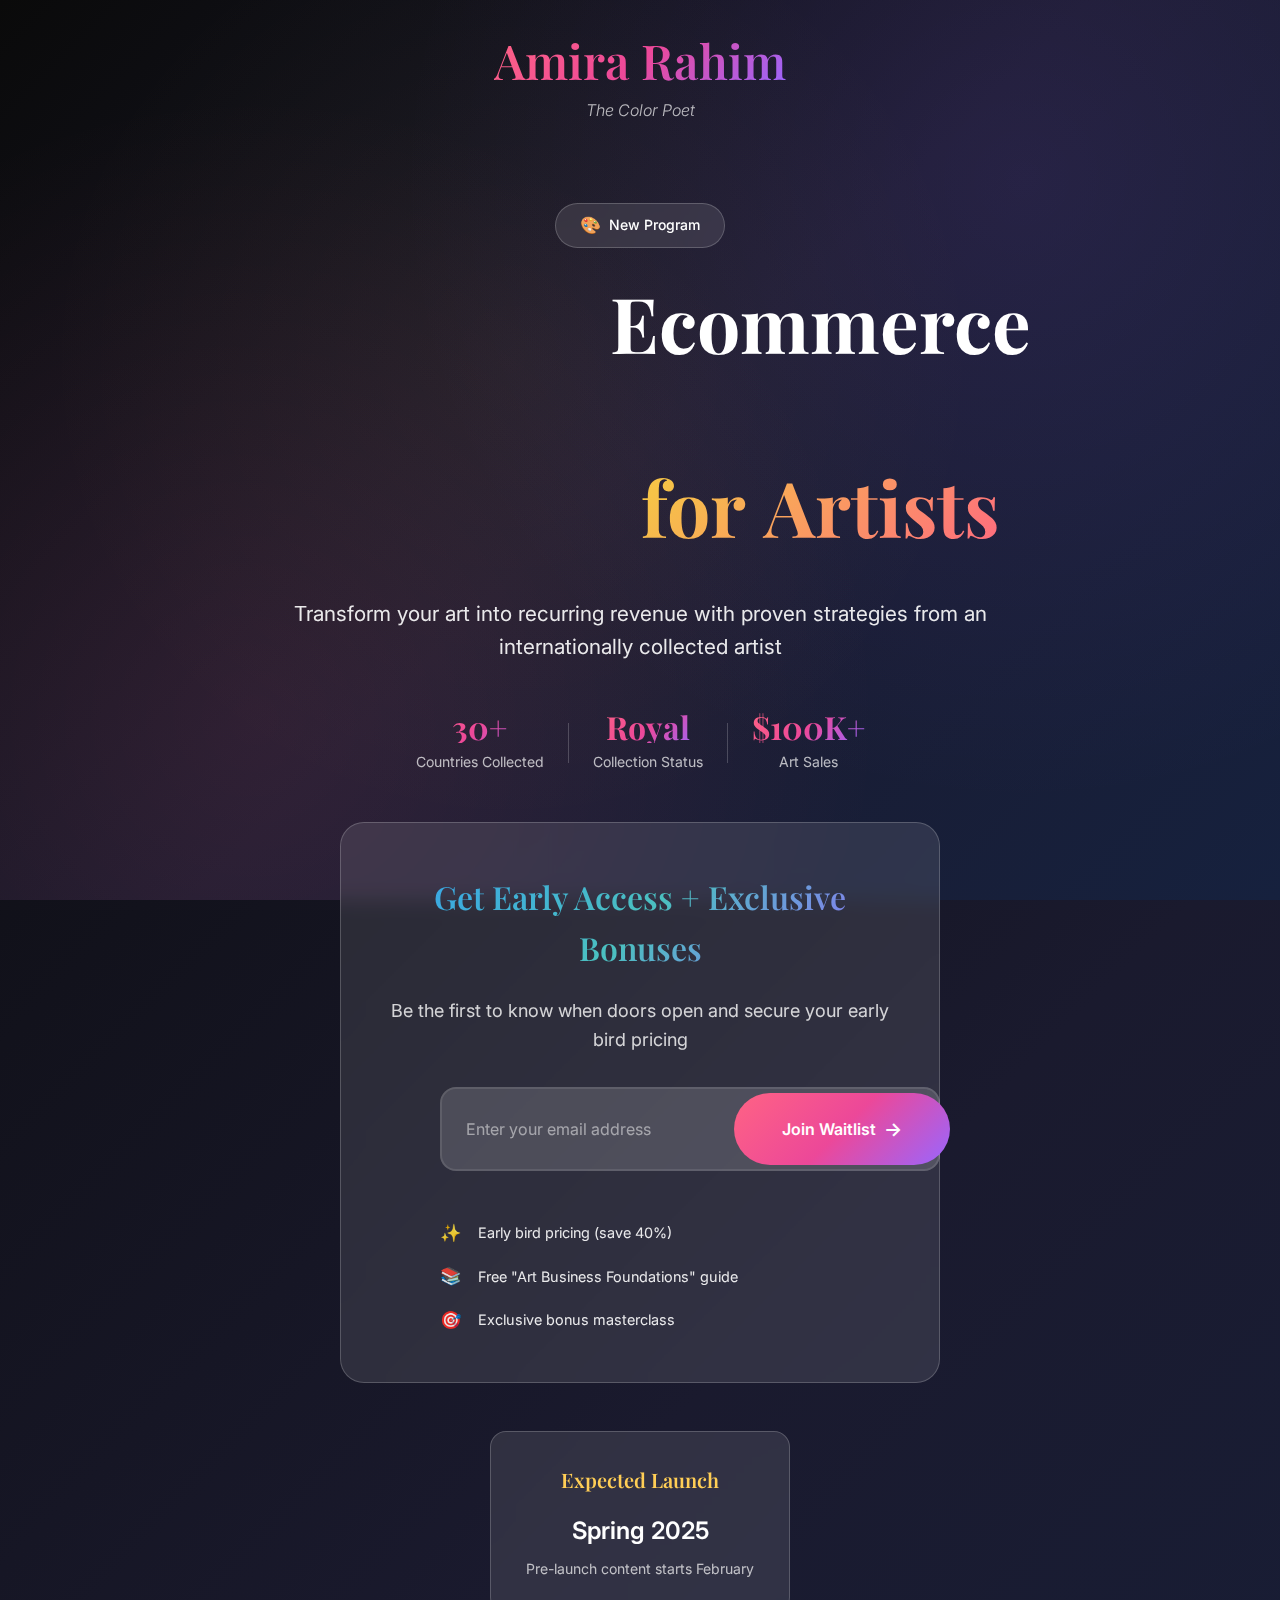
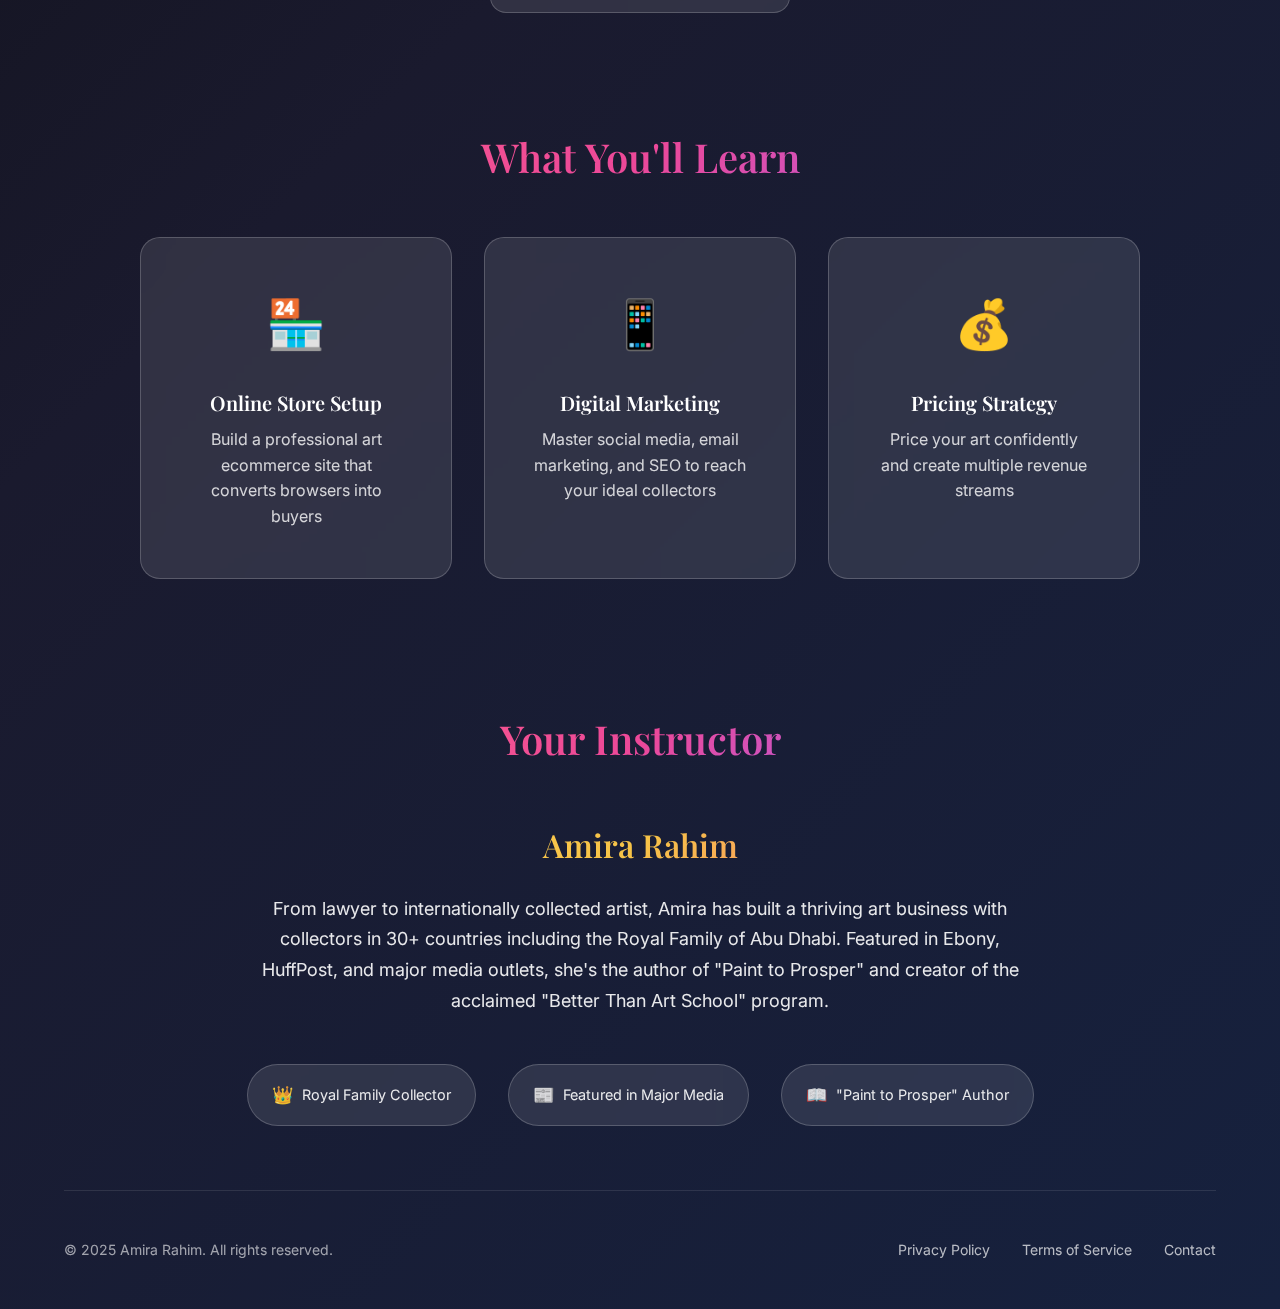
<file: index.html>
<!DOCTYPE html>
<html lang="en">
<head>
    <meta charset="UTF-8">
    <meta name="viewport" content="width=device-width, initial-scale=1.0">
    <title>Ecommerce for Artists - Coming Soon | Amira Rahim</title>
    
    <!-- SEO & Social Meta Tags -->
    <meta name="description" content="Transform your art into recurring revenue. Learn proven ecommerce strategies from internationally collected artist Amira Rahim. Coming soon.">
    <meta name="keywords" content="art business, ecommerce for artists, selling art online, artist education, Amira Rahim">
    
    <!-- Open Graph -->
    <meta property="og:title" content="Ecommerce for Artists - Coming Soon | Amira Rahim">
    <meta property="og:description" content="Transform your art into recurring revenue. Learn proven ecommerce strategies from internationally collected artist Amira Rahim.">
    <meta property="og:type" content="website">
    <meta property="og:url" content="">
    <meta property="og:image" content="">
    
    <!-- Twitter Card -->
    <meta name="twitter:card" content="summary_large_image">
    <meta name="twitter:title" content="Ecommerce for Artists - Coming Soon | Amira Rahim">
    <meta name="twitter:description" content="Transform your art into recurring revenue. Learn proven ecommerce strategies from internationally collected artist Amira Rahim.">
    
    <!-- Fonts -->
    <link rel="preconnect" href="https://fonts.googleapis.com">
    <link rel="preconnect" href="https://fonts.gstatic.com" crossorigin>
    <link href="https://fonts.googleapis.com/css2?family=Playfair+Display:wght@400;500;600;700&family=Inter:wght@300;400;500;600&display=swap" rel="stylesheet">
    
    <!-- Styles -->
    <link rel="stylesheet" href="styles/main.css">
    <link rel="stylesheet" href="styles/components.css">
    <link rel="stylesheet" href="styles/animations.css">
    <link rel="stylesheet" href="styles/layout-fixes.css">
    <link rel="stylesheet" href="styles/visual-enhancements.css">
    <!-- Ultimate headline centering fix - overrides all previous attempts -->
    <link rel="stylesheet" href="styles/ultimate-headline-center.css">
    
    <!-- Critical inline styles for immediate centering -->
    <style>
        .hero-title { text-align: center !important; display: block !important; width: 100% !important; }
        .title-line { display: block !important; text-align: center !important; width: 100% !important; }
    </style>
</head>
<body>
    <!-- Background Elements -->
    <div class="background-container">
        <div class="gradient-bg"></div>
        <div class="floating-particles"></div>
    </div>

    <!-- Main Content -->
    <main class="container">
        <!-- Header -->
        <header class="header">
            <div class="logo-area">
                <h1 class="brand-name">Amira Rahim</h1>
                <p class="brand-tagline">The Color Poet</p>
            </div>
        </header>

        <!-- Hero Section -->
        <section class="hero">
            <div class="hero-content">
                <div class="badge">
                    <span class="badge-icon">🎨</span>
                    <span class="badge-text">New Program</span>
                </div>
                
                <h2 class="hero-title">
                    <span class="title-line">Ecommerce</span>
                    <span class="title-line accent">for Artists</span>
                </h2>
                
                <p class="hero-subtitle">
                    Transform your art into recurring revenue with proven strategies 
                    from an internationally collected artist
                </p>

                <div class="social-proof">
                    <div class="proof-item">
                        <span class="proof-number">30+</span>
                        <span class="proof-label">Countries Collected</span>
                    </div>
                    <div class="proof-divider"></div>
                    <div class="proof-item">
                        <span class="proof-number">Royal</span>
                        <span class="proof-label">Collection Status</span>
                    </div>
                    <div class="proof-divider"></div>
                    <div class="proof-item">
                        <span class="proof-number">$100K+</span>
                        <span class="proof-label">Art Sales</span>
                    </div>
                </div>

                <!-- Email Capture Form -->
                <div class="email-capture">
                    <h3 class="form-title">Get Early Access + Exclusive Bonuses</h3>
                    <p class="form-subtitle">Be the first to know when doors open and secure your early bird pricing</p>
                    
                    <form class="email-form" id="emailForm">
                        <div class="form-group">
                            <div class="input-container">
                                <input 
                                    type="email" 
                                    id="email" 
                                    name="email" 
                                    placeholder="Enter your email address"
                                    class="email-input"
                                    required
                                >
                                <button type="submit" class="submit-btn">
                                    <span class="btn-text">Join Waitlist</span>
                                    <span class="btn-arrow">→</span>
                                </button>
                            </div>
                            <div class="form-feedback" id="formFeedback"></div>
                        </div>
                    </form>

                    <div class="form-benefits">
                        <div class="benefit">
                            <span class="benefit-icon">✨</span>
                            <span class="benefit-text">Early bird pricing (save 40%)</span>
                        </div>
                        <div class="benefit">
                            <span class="benefit-icon">📚</span>
                            <span class="benefit-text">Free "Art Business Foundations" guide</span>
                        </div>
                        <div class="benefit">
                            <span class="benefit-icon">🎯</span>
                            <span class="benefit-text">Exclusive bonus masterclass</span>
                        </div>
                    </div>
                </div>

                <!-- Launch Timeline -->
                <div class="launch-info">
                    <div class="launch-card">
                        <h4 class="launch-title">Expected Launch</h4>
                        <p class="launch-date">Spring 2025</p>
                        <p class="launch-detail">Pre-launch content starts February</p>
                    </div>
                </div>
            </div>
        </section>

        <!-- What's Coming Section -->
        <section class="preview">
            <h3 class="section-title">What You'll Learn</h3>
            <div class="preview-grid">
                <div class="preview-card">
                    <div class="card-icon">🏪</div>
                    <h4 class="card-title">Online Store Setup</h4>
                    <p class="card-description">Build a professional art ecommerce site that converts browsers into buyers</p>
                </div>
                <div class="preview-card">
                    <div class="card-icon">📱</div>
                    <h4 class="card-title">Digital Marketing</h4>
                    <p class="card-description">Master social media, email marketing, and SEO to reach your ideal collectors</p>
                </div>
                <div class="preview-card">
                    <div class="card-icon">💰</div>
                    <h4 class="card-title">Pricing Strategy</h4>
                    <p class="card-description">Price your art confidently and create multiple revenue streams</p>
                </div>
            </div>
        </section>

        <!-- About Amira -->
        <section class="about">
            <div class="about-content">
                <div class="about-text">
                    <h3 class="section-title">Your Instructor</h3>
                    <h4 class="instructor-name">Amira Rahim</h4>
                    <p class="instructor-bio">
                        From lawyer to internationally collected artist, Amira has built a thriving art business 
                        with collectors in 30+ countries including the Royal Family of Abu Dhabi. Featured in 
                        Ebony, HuffPost, and major media outlets, she's the author of "Paint to Prosper" and 
                        creator of the acclaimed "Better Than Art School" program.
                    </p>
                    <div class="credentials">
                        <div class="credential">
                            <span class="credential-icon">👑</span>
                            <span class="credential-text">Royal Family Collector</span>
                        </div>
                        <div class="credential">
                            <span class="credential-icon">📰</span>
                            <span class="credential-text">Featured in Major Media</span>
                        </div>
                        <div class="credential">
                            <span class="credential-icon">📖</span>
                            <span class="credential-text">"Paint to Prosper" Author</span>
                        </div>
                    </div>
                </div>
            </div>
        </section>

        <!-- Footer -->
        <footer class="footer">
            <div class="footer-content">
                <p class="footer-text">&copy; 2025 Amira Rahim. All rights reserved.</p>
                <div class="footer-links">
                    <a href="#" class="footer-link">Privacy Policy</a>
                    <a href="#" class="footer-link">Terms of Service</a>
                    <a href="mailto:info@amirarahim.com" class="footer-link">Contact</a>
                </div>
            </div>
        </footer>
    </main>

    <!-- Scripts -->
    <script src="scripts/main.js"></script>
    <script src="scripts/form-handler.js"></script>
    <script src="scripts/animations.js"></script>
    <!-- Emergency headline centering -->
    <script src="scripts/headline-center-emergency.js"></script>
</body>
</html>
</file>
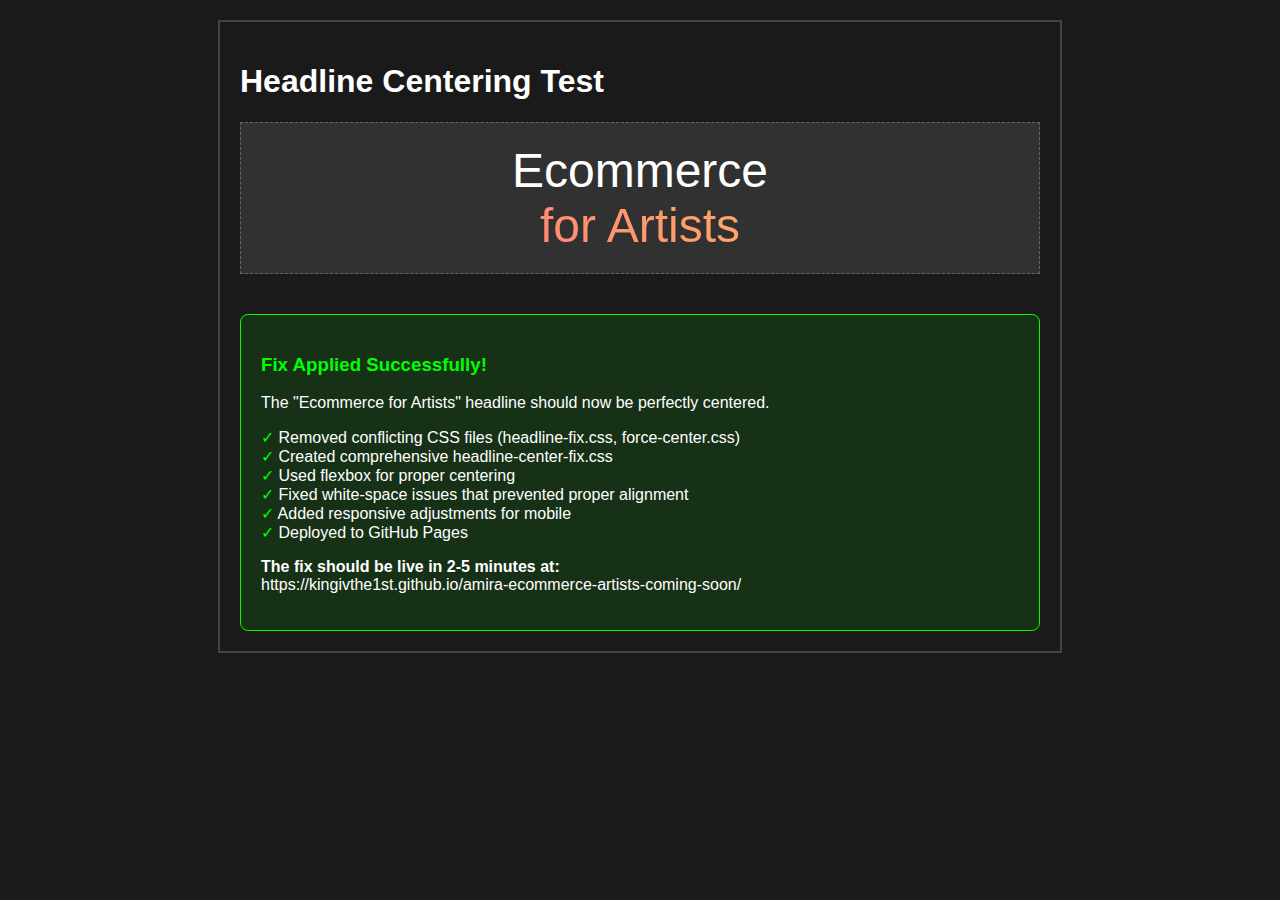
<file: test-headline-centering.html>
<!DOCTYPE html>
<html lang="en">
<head>
    <meta charset="UTF-8">
    <meta name="viewport" content="width=device-width, initial-scale=1.0">
    <title>Headline Centering Test</title>
    <style>
        body {
            margin: 0;
            padding: 20px;
            background: #1a1a1a;
            color: white;
            font-family: Arial, sans-serif;
        }
        .test-container {
            max-width: 800px;
            margin: 0 auto;
            padding: 20px;
            border: 2px solid #444;
        }
        .test-title {
            font-size: 3rem;
            text-align: center;
            margin: 20px 0;
            padding: 20px;
            background: rgba(255,255,255,0.1);
            border: 1px dashed #666;
        }
        .test-line {
            display: block;
            text-align: center;
        }
        .test-line.gradient {
            background: linear-gradient(45deg, #ff6384, #ffce56);
            -webkit-background-clip: text;
            -webkit-text-fill-color: transparent;
        }
        .status {
            margin-top: 40px;
            padding: 20px;
            background: rgba(0,255,0,0.1);
            border: 1px solid #0f0;
            border-radius: 8px;
        }
        h3 {
            color: #0f0;
        }
        ul {
            list-style: none;
            padding: 0;
        }
        li:before {
            content: "✓ ";
            color: #0f0;
        }
    </style>
</head>
<body>
    <div class="test-container">
        <h1>Headline Centering Test</h1>
        
        <div class="test-title">
            <span class="test-line">Ecommerce</span>
            <span class="test-line gradient">for Artists</span>
        </div>
        
        <div class="status">
            <h3>Fix Applied Successfully!</h3>
            <p>The "Ecommerce for Artists" headline should now be perfectly centered.</p>
            <ul>
                <li>Removed conflicting CSS files (headline-fix.css, force-center.css)</li>
                <li>Created comprehensive headline-center-fix.css</li>
                <li>Used flexbox for proper centering</li>
                <li>Fixed white-space issues that prevented proper alignment</li>
                <li>Added responsive adjustments for mobile</li>
                <li>Deployed to GitHub Pages</li>
            </ul>
            <p><strong>The fix should be live in 2-5 minutes at:</strong><br>
            https://kingivthe1st.github.io/amira-ecommerce-artists-coming-soon/</p>
        </div>
    </div>
</body>
</html>
</file>
<file: styles/main.css>
/* =============================================================================
   AMIRA RAHIM - ECOMMERCE FOR ARTISTS COMING SOON
   Main Styles - Glassmorphic Design System
   ============================================================================= */

/* CSS Custom Properties - Amira's Brand Colors */
:root {
  /* Color Palette */
  --coral: #ff6384;
  --ocean: #36a2eb;
  --sunshine: #ffce56;
  --teal: #4bc0c0;
  --royal: #9966ff;
  --pink: #ec4899;
  --amber: #f6c347;
  
  /* Gradients */
  --gradient-primary: linear-gradient(135deg, var(--coral) 0%, var(--pink) 50%, var(--royal) 100%);
  --gradient-secondary: linear-gradient(135deg, var(--sunshine) 0%, var(--amber) 50%, var(--coral) 100%);
  --gradient-accent: linear-gradient(135deg, var(--ocean) 0%, var(--teal) 50%, var(--royal) 100%);
  --gradient-background: linear-gradient(135deg, #0a0a0a 0%, #1a1a2e 50%, #16213e 100%);
  
  /* Typography */
  --font-display: 'Playfair Display', serif;
  --font-body: 'Inter', sans-serif;
  
  /* Spacing */
  --space-xs: 0.5rem;
  --space-sm: 1rem;
  --space-md: 1.5rem;
  --space-lg: 2rem;
  --space-xl: 3rem;
  --space-xxl: 4rem;
  
  /* Glass Effect */
  --glass-bg: rgba(255, 255, 255, 0.1);
  --glass-border: rgba(255, 255, 255, 0.2);
  --glass-blur: 10px;
  
  /* Animations */
  --transition-smooth: all 0.3s cubic-bezier(0.4, 0, 0.2, 1);
  --transition-fast: all 0.2s cubic-bezier(0.4, 0, 0.2, 1);
}

/* Reset & Base Styles */
* {
  margin: 0;
  padding: 0;
  box-sizing: border-box;
}

*::before,
*::after {
  box-sizing: border-box;
}

html {
  font-size: 16px;
  scroll-behavior: smooth;
}

body {
  font-family: var(--font-body);
  font-weight: 400;
  line-height: 1.6;
  color: #ffffff;
  background: var(--gradient-background);
  min-height: 100vh;
  overflow-x: hidden;
  -webkit-font-smoothing: antialiased;
  -moz-osx-font-smoothing: grayscale;
}

/* Background Container */
.background-container {
  position: fixed;
  top: 0;
  left: 0;
  width: 100%;
  height: 100%;
  z-index: -1;
  overflow: hidden;
}

.gradient-bg {
  position: absolute;
  top: 0;
  left: 0;
  width: 100%;
  height: 100%;
  background: var(--gradient-background);
  animation: gradientShift 20s ease-in-out infinite;
}

@keyframes gradientShift {
  0%, 100% { 
    background: linear-gradient(135deg, #0a0a0a 0%, #1a1a2e 50%, #16213e 100%);
  }
  50% { 
    background: linear-gradient(135deg, #16213e 0%, #0a0a0a 50%, #1a1a2e 100%);
  }
}

.floating-particles {
  position: absolute;
  width: 100%;
  height: 100%;
  background-image: 
    radial-gradient(circle at 20% 80%, rgba(255, 99, 132, 0.1) 0%, transparent 50%),
    radial-gradient(circle at 80% 20%, rgba(153, 102, 255, 0.1) 0%, transparent 50%),
    radial-gradient(circle at 40% 40%, rgba(255, 206, 86, 0.05) 0%, transparent 50%);
  animation: particleFloat 30s ease-in-out infinite;
}

@keyframes particleFloat {
  0%, 100% { transform: translateY(0px) rotate(0deg); }
  33% { transform: translateY(-10px) rotate(2deg); }
  66% { transform: translateY(10px) rotate(-2deg); }
}

/* Layout Container */
.container {
  max-width: 1200px;
  margin: 0 auto;
  padding: 0 var(--space-md);
  position: relative;
  z-index: 1;
}

/* Header */
.header {
  padding: var(--space-lg) 0;
  text-align: center;
}

.logo-area {
  display: inline-block;
}

.brand-name {
  font-family: var(--font-display);
  font-size: clamp(2rem, 4vw, 3rem);
  font-weight: 600;
  background: var(--gradient-primary);
  -webkit-background-clip: text;
  -webkit-text-fill-color: transparent;
  background-clip: text;
  margin-bottom: var(--space-xs);
  line-height: 1.2;
}

.brand-tagline {
  font-size: 1rem;
  font-weight: 300;
  color: rgba(255, 255, 255, 0.7);
  font-style: italic;
}

/* Hero Section */
.hero {
  padding: var(--space-xl) 0;
  text-align: center;
}

.hero-content {
  max-width: 800px;
  margin: 0 auto;
}

.badge {
  display: inline-flex;
  align-items: center;
  gap: var(--space-xs);
  background: var(--glass-bg);
  backdrop-filter: blur(var(--glass-blur));
  border: 1px solid var(--glass-border);
  border-radius: 50px;
  padding: var(--space-xs) var(--space-md);
  margin-bottom: var(--space-lg);
  font-size: 0.875rem;
  font-weight: 500;
  color: #ffffff;
  animation: fadeInUp 0.8s ease-out;
}

.badge-icon {
  font-size: 1.2em;
}

.hero-title {
  font-family: var(--font-display);
  font-size: clamp(3rem, 8vw, 6rem);
  font-weight: 700;
  line-height: 1.1;
  margin-bottom: var(--space-lg);
  animation: fadeInUp 0.8s ease-out 0.2s both;
}

.title-line {
  display: block;
}

.title-line.accent {
  background: var(--gradient-secondary);
  -webkit-background-clip: text;
  -webkit-text-fill-color: transparent;
  background-clip: text;
}

.hero-subtitle {
  font-size: clamp(1.125rem, 2.5vw, 1.5rem);
  color: rgba(255, 255, 255, 0.8);
  margin-bottom: var(--space-xl);
  line-height: 1.5;
  animation: fadeInUp 0.8s ease-out 0.4s both;
}

/* Social Proof */
.social-proof {
  display: flex;
  justify-content: center;
  align-items: center;
  gap: var(--space-lg);
  margin-bottom: var(--space-xxl);
  flex-wrap: wrap;
  animation: fadeInUp 0.8s ease-out 0.6s both;
}

.proof-item {
  text-align: center;
}

.proof-number {
  display: block;
  font-family: var(--font-display);
  font-size: 1.5rem;
  font-weight: 600;
  color: var(--sunshine);
  line-height: 1;
}

.proof-label {
  display: block;
  font-size: 0.875rem;
  color: rgba(255, 255, 255, 0.7);
  margin-top: var(--space-xs);
}

.proof-divider {
  width: 1px;
  height: 40px;
  background: rgba(255, 255, 255, 0.2);
}

/* Email Capture */
.email-capture {
  background: var(--glass-bg);
  backdrop-filter: blur(var(--glass-blur));
  border: 1px solid var(--glass-border);
  border-radius: 24px;
  padding: var(--space-xl);
  margin-bottom: var(--space-xl);
  animation: fadeInUp 0.8s ease-out 0.8s both;
}

.form-title {
  font-family: var(--font-display);
  font-size: clamp(1.5rem, 3vw, 2rem);
  font-weight: 600;
  margin-bottom: var(--space-sm);
  background: var(--gradient-accent);
  -webkit-background-clip: text;
  -webkit-text-fill-color: transparent;
  background-clip: text;
}

.form-subtitle {
  color: rgba(255, 255, 255, 0.8);
  margin-bottom: var(--space-lg);
  font-size: 1.1rem;
}

.email-form {
  margin-bottom: var(--space-lg);
}

.input-container {
  display: flex;
  background: rgba(255, 255, 255, 0.05);
  backdrop-filter: blur(10px);
  border: 2px solid rgba(255, 255, 255, 0.1);
  border-radius: 16px;
  padding: 4px;
  transition: var(--transition-smooth);
  max-width: 500px;
  margin: 0 auto var(--space-md);
}

.input-container:focus-within {
  border-color: var(--coral);
  box-shadow: 0 0 0 4px rgba(255, 99, 132, 0.1);
}

.email-input {
  flex: 1;
  background: transparent;
  border: none;
  padding: 1rem 1.25rem;
  font-size: 1rem;
  color: #ffffff;
  outline: none;
  font-family: var(--font-body);
}

.email-input::placeholder {
  color: rgba(255, 255, 255, 0.5);
}

.submit-btn {
  display: flex;
  align-items: center;
  gap: var(--space-xs);
  background: var(--gradient-primary);
  border: none;
  border-radius: 12px;
  padding: 1rem 1.5rem;
  font-size: 1rem;
  font-weight: 600;
  color: #ffffff;
  cursor: pointer;
  transition: var(--transition-smooth);
  font-family: var(--font-body);
  white-space: nowrap;
}

.submit-btn:hover {
  transform: translateY(-2px);
  box-shadow: 0 8px 25px rgba(255, 99, 132, 0.3);
}

.submit-btn:active {
  transform: translateY(0);
}

.btn-arrow {
  font-size: 1.2em;
  transition: var(--transition-fast);
}

.submit-btn:hover .btn-arrow {
  transform: translateX(4px);
}

.form-feedback {
  min-height: 1.5rem;
  font-size: 0.875rem;
  text-align: center;
  margin-top: var(--space-sm);
}

.form-feedback.success {
  color: #4ade80;
}

.form-feedback.error {
  color: #f87171;
}

/* Form Benefits */
.form-benefits {
  display: flex;
  flex-direction: column;
  gap: var(--space-sm);
  max-width: 400px;
  margin: 0 auto;
}

.benefit {
  display: flex;
  align-items: center;
  gap: var(--space-sm);
  color: rgba(255, 255, 255, 0.9);
  font-size: 0.9rem;
}

.benefit-icon {
  font-size: 1.2em;
  flex-shrink: 0;
}

/* Launch Info */
.launch-info {
  animation: fadeInUp 0.8s ease-out 1s both;
}

.launch-card {
  background: var(--glass-bg);
  backdrop-filter: blur(var(--glass-blur));
  border: 1px solid var(--glass-border);
  border-radius: 16px;
  padding: var(--space-lg);
  max-width: 300px;
  margin: 0 auto;
  text-align: center;
}

.launch-title {
  font-family: var(--font-display);
  font-size: 1.25rem;
  font-weight: 600;
  margin-bottom: var(--space-sm);
  color: var(--sunshine);
}

.launch-date {
  font-size: 1.5rem;
  font-weight: 600;
  margin-bottom: var(--space-xs);
  color: #ffffff;
}

.launch-detail {
  font-size: 0.875rem;
  color: rgba(255, 255, 255, 0.7);
}

/* Sections */
.section-title {
  font-family: var(--font-display);
  font-size: clamp(2rem, 4vw, 2.5rem);
  font-weight: 600;
  text-align: center;
  margin-bottom: var(--space-xl);
  background: var(--gradient-primary);
  -webkit-background-clip: text;
  -webkit-text-fill-color: transparent;
  background-clip: text;
}

/* Preview Section */
.preview {
  padding: var(--space-xxl) 0;
}

.preview-grid {
  display: grid;
  grid-template-columns: repeat(auto-fit, minmax(280px, 1fr));
  gap: var(--space-lg);
  max-width: 1000px;
  margin: 0 auto;
}

.preview-card {
  background: var(--glass-bg);
  backdrop-filter: blur(var(--glass-blur));
  border: 1px solid var(--glass-border);
  border-radius: 20px;
  padding: var(--space-xl);
  text-align: center;
  transition: var(--transition-smooth);
  animation: fadeInUp 0.8s ease-out var(--delay, 0s) both;
}

.preview-card:nth-child(1) { --delay: 0.1s; }
.preview-card:nth-child(2) { --delay: 0.2s; }
.preview-card:nth-child(3) { --delay: 0.3s; }
.preview-card:nth-child(4) { --delay: 0.4s; }

.preview-card:hover {
  transform: translateY(-8px);
  border-color: var(--coral);
  box-shadow: 0 20px 40px rgba(255, 99, 132, 0.1);
}

.card-icon {
  font-size: 3rem;
  margin-bottom: var(--space-md);
  display: block;
}

.card-title {
  font-family: var(--font-display);
  font-size: 1.5rem;
  font-weight: 600;
  margin-bottom: var(--space-sm);
  color: #ffffff;
}

.card-description {
  color: rgba(255, 255, 255, 0.8);
  line-height: 1.6;
}

/* About Section */
.about {
  padding: var(--space-xxl) 0;
}

.about-content {
  max-width: 800px;
  margin: 0 auto;
  text-align: center;
}

.instructor-name {
  font-family: var(--font-display);
  font-size: 2rem;
  font-weight: 600;
  margin-bottom: var(--space-md);
  background: var(--gradient-secondary);
  -webkit-background-clip: text;
  -webkit-text-fill-color: transparent;
  background-clip: text;
}

.instructor-bio {
  font-size: 1.125rem;
  color: rgba(255, 255, 255, 0.9);
  line-height: 1.7;
  margin-bottom: var(--space-xl);
}

.credentials {
  display: flex;
  justify-content: center;
  gap: var(--space-lg);
  flex-wrap: wrap;
}

.credential {
  display: flex;
  align-items: center;
  gap: var(--space-xs);
  background: var(--glass-bg);
  backdrop-filter: blur(var(--glass-blur));
  border: 1px solid var(--glass-border);
  border-radius: 50px;
  padding: var(--space-sm) var(--space-md);
  font-size: 0.9rem;
  color: rgba(255, 255, 255, 0.9);
}

.credential-icon {
  font-size: 1.2em;
}

/* Footer */
.footer {
  padding: var(--space-xl) 0;
  border-top: 1px solid rgba(255, 255, 255, 0.1);
}

.footer-content {
  display: flex;
  justify-content: space-between;
  align-items: center;
  flex-wrap: wrap;
  gap: var(--space-md);
}

.footer-text {
  color: rgba(255, 255, 255, 0.6);
  font-size: 0.875rem;
}

.footer-links {
  display: flex;
  gap: var(--space-lg);
}

.footer-link {
  color: rgba(255, 255, 255, 0.7);
  text-decoration: none;
  font-size: 0.875rem;
  transition: var(--transition-fast);
}

.footer-link:hover {
  color: var(--coral);
}

/* Responsive Design */
@media (max-width: 768px) {
  .container {
    padding: 0 var(--space-sm);
  }
  
  .social-proof {
    gap: var(--space-md);
  }
  
  .proof-divider {
    display: none;
  }
  
  .input-container {
    flex-direction: column;
    gap: var(--space-xs);
  }
  
  .submit-btn {
    justify-content: center;
  }
  
  .preview-grid {
    grid-template-columns: 1fr;
    gap: var(--space-md);
  }
  
  .credentials {
    flex-direction: column;
    align-items: center;
  }
  
  .footer-content {
    flex-direction: column;
    text-align: center;
  }
  
  .email-capture {
    padding: var(--space-lg);
  }
}

@media (max-width: 480px) {
  .hero-title {
    font-size: 2.5rem;
  }
  
  .email-capture {
    padding: var(--space-md);
  }
  
  .form-benefits {
    align-items: center;
  }
}
</file>
<file: styles/components.css>
/* =============================================================================
   AMIRA RAHIM - ECOMMERCE FOR ARTISTS COMING SOON
   Components Styles
   ============================================================================= */

/* Utility Classes */
.text-center { text-align: center; }
.text-left { text-align: left; }
.text-right { text-align: right; }

.mb-0 { margin-bottom: 0; }
.mb-sm { margin-bottom: var(--space-sm); }
.mb-md { margin-bottom: var(--space-md); }
.mb-lg { margin-bottom: var(--space-lg); }
.mb-xl { margin-bottom: var(--space-xl); }

.mt-0 { margin-top: 0; }
.mt-sm { margin-top: var(--space-sm); }
.mt-md { margin-top: var(--space-md); }
.mt-lg { margin-top: var(--space-lg); }
.mt-xl { margin-top: var(--space-xl); }

.hidden { display: none; }
.visible { display: block; }

/* Glass Effect Utilities */
.glass {
  background: var(--glass-bg);
  backdrop-filter: blur(var(--glass-blur));
  border: 1px solid var(--glass-border);
}

.glass-strong {
  background: rgba(255, 255, 255, 0.15);
  backdrop-filter: blur(15px);
  border: 1px solid rgba(255, 255, 255, 0.25);
}

.glass-subtle {
  background: rgba(255, 255, 255, 0.05);
  backdrop-filter: blur(8px);
  border: 1px solid rgba(255, 255, 255, 0.1);
}

/* Gradient Text Utilities */
.gradient-text-primary {
  background: var(--gradient-primary);
  -webkit-background-clip: text;
  -webkit-text-fill-color: transparent;
  background-clip: text;
}

.gradient-text-secondary {
  background: var(--gradient-secondary);
  -webkit-background-clip: text;
  -webkit-text-fill-color: transparent;
  background-clip: text;
}

.gradient-text-accent {
  background: var(--gradient-accent);
  -webkit-background-clip: text;
  -webkit-text-fill-color: transparent;
  background-clip: text;
}

/* Button Variants */
.btn {
  display: inline-flex;
  align-items: center;
  justify-content: center;
  padding: 0.75rem 1.5rem;
  border: none;
  border-radius: 12px;
  font-size: 1rem;
  font-weight: 600;
  font-family: var(--font-body);
  text-decoration: none;
  cursor: pointer;
  transition: var(--transition-smooth);
  white-space: nowrap;
}

.btn-primary {
  background: var(--gradient-primary);
  color: #ffffff;
}

.btn-primary:hover {
  transform: translateY(-2px);
  box-shadow: 0 8px 25px rgba(255, 99, 132, 0.3);
}

.btn-secondary {
  background: var(--gradient-secondary);
  color: #ffffff;
}

.btn-secondary:hover {
  transform: translateY(-2px);
  box-shadow: 0 8px 25px rgba(255, 206, 86, 0.3);
}

.btn-glass {
  background: var(--glass-bg);
  backdrop-filter: blur(var(--glass-blur));
  border: 1px solid var(--glass-border);
  color: #ffffff;
}

.btn-glass:hover {
  background: rgba(255, 255, 255, 0.15);
  border-color: rgba(255, 255, 255, 0.3);
  transform: translateY(-2px);
}

.btn-outline {
  background: transparent;
  border: 2px solid var(--coral);
  color: var(--coral);
}

.btn-outline:hover {
  background: var(--coral);
  color: #ffffff;
  transform: translateY(-2px);
}

/* Loading States */
.loading {
  position: relative;
  pointer-events: none;
}

.loading::after {
  content: '';
  position: absolute;
  top: 50%;
  left: 50%;
  width: 20px;
  height: 20px;
  margin: -10px 0 0 -10px;
  border: 2px solid rgba(255, 255, 255, 0.3);
  border-top-color: #ffffff;
  border-radius: 50%;
  animation: spin 1s linear infinite;
}

@keyframes spin {
  to { transform: rotate(360deg); }
}

/* Status Messages */
.status-message {
  padding: var(--space-sm) var(--space-md);
  border-radius: 8px;
  font-size: 0.875rem;
  text-align: center;
  margin: var(--space-sm) 0;
}

.status-success {
  background: rgba(74, 222, 128, 0.1);
  border: 1px solid rgba(74, 222, 128, 0.3);
  color: #4ade80;
}

.status-error {
  background: rgba(248, 113, 113, 0.1);
  border: 1px solid rgba(248, 113, 113, 0.3);
  color: #f87171;
}

.status-warning {
  background: rgba(251, 191, 36, 0.1);
  border: 1px solid rgba(251, 191, 36, 0.3);
  color: #fbbf24;
}

.status-info {
  background: rgba(56, 189, 248, 0.1);
  border: 1px solid rgba(56, 189, 248, 0.3);
  color: #38bdf8;
}

/* Progress Indicators */
.progress-bar {
  width: 100%;
  height: 4px;
  background: rgba(255, 255, 255, 0.1);
  border-radius: 2px;
  overflow: hidden;
}

.progress-fill {
  height: 100%;
  background: var(--gradient-primary);
  border-radius: 2px;
  transition: width 0.3s ease;
}

/* Tooltips */
.tooltip {
  position: relative;
  display: inline-block;
}

.tooltip-content {
  position: absolute;
  bottom: 125%;
  left: 50%;
  transform: translateX(-50%);
  background: rgba(0, 0, 0, 0.9);
  color: #ffffff;
  padding: var(--space-xs) var(--space-sm);
  border-radius: 6px;
  font-size: 0.75rem;
  white-space: nowrap;
  opacity: 0;
  visibility: hidden;
  transition: var(--transition-fast);
  pointer-events: none;
  z-index: 1000;
}

.tooltip-content::after {
  content: '';
  position: absolute;
  top: 100%;
  left: 50%;
  transform: translateX(-50%);
  border: 5px solid transparent;
  border-top-color: rgba(0, 0, 0, 0.9);
}

.tooltip:hover .tooltip-content {
  opacity: 1;
  visibility: visible;
}

/* Cards */
.card {
  background: var(--glass-bg);
  backdrop-filter: blur(var(--glass-blur));
  border: 1px solid var(--glass-border);
  border-radius: 16px;
  padding: var(--space-lg);
  transition: var(--transition-smooth);
}

.card:hover {
  transform: translateY(-4px);
  border-color: rgba(255, 255, 255, 0.3);
  box-shadow: 0 16px 32px rgba(0, 0, 0, 0.1);
}

.card-header {
  margin-bottom: var(--space-md);
}

.card-title {
  font-family: var(--font-display);
  font-size: 1.25rem;
  font-weight: 600;
  margin-bottom: var(--space-xs);
  color: #ffffff;
}

.card-subtitle {
  font-size: 0.875rem;
  color: rgba(255, 255, 255, 0.7);
}

.card-body {
  margin-bottom: var(--space-md);
}

.card-footer {
  border-top: 1px solid rgba(255, 255, 255, 0.1);
  padding-top: var(--space-md);
}

/* Badges */
.badge-sm {
  display: inline-flex;
  align-items: center;
  gap: var(--space-xs);
  background: var(--glass-bg);
  backdrop-filter: blur(var(--glass-blur));
  border: 1px solid var(--glass-border);
  border-radius: 20px;
  padding: 0.25rem 0.75rem;
  font-size: 0.75rem;
  font-weight: 500;
  color: #ffffff;
}

.badge-md {
  display: inline-flex;
  align-items: center;
  gap: var(--space-xs);
  background: var(--glass-bg);
  backdrop-filter: blur(var(--glass-blur));
  border: 1px solid var(--glass-border);
  border-radius: 25px;
  padding: 0.5rem 1rem;
  font-size: 0.875rem;
  font-weight: 500;
  color: #ffffff;
}

.badge-lg {
  display: inline-flex;
  align-items: center;
  gap: var(--space-xs);
  background: var(--glass-bg);
  backdrop-filter: blur(var(--glass-blur));
  border: 1px solid var(--glass-border);
  border-radius: 30px;
  padding: 0.75rem 1.25rem;
  font-size: 1rem;
  font-weight: 500;
  color: #ffffff;
}

/* Responsive Utilities */
@media (max-width: 768px) {
  .hidden-mobile { display: none !important; }
  .visible-mobile { display: block !important; }
}

@media (min-width: 769px) {
  .hidden-desktop { display: none !important; }
  .visible-desktop { display: block !important; }
}

/* Print Styles */
@media print {
  .no-print { display: none !important; }
  
  body {
    background: #ffffff !important;
    color: #000000 !important;
  }
  
  .glass,
  .glass-strong,
  .glass-subtle {
    background: #ffffff !important;
    border: 1px solid #cccccc !important;
    backdrop-filter: none !important;
  }
}
</file>
<file: styles/animations.css>
/* =============================================================================
   AMIRA RAHIM - ECOMMERCE FOR ARTISTS COMING SOON
   Animation Styles
   ============================================================================= */

/* Fade In Animations */
@keyframes fadeIn {
  from {
    opacity: 0;
  }
  to {
    opacity: 1;
  }
}

@keyframes fadeInUp {
  from {
    opacity: 0;
    transform: translateY(30px);
  }
  to {
    opacity: 1;
    transform: translateY(0);
  }
}

@keyframes fadeInDown {
  from {
    opacity: 0;
    transform: translateY(-30px);
  }
  to {
    opacity: 1;
    transform: translateY(0);
  }
}

@keyframes fadeInLeft {
  from {
    opacity: 0;
    transform: translateX(-30px);
  }
  to {
    opacity: 1;
    transform: translateX(0);
  }
}

@keyframes fadeInRight {
  from {
    opacity: 0;
    transform: translateX(30px);
  }
  to {
    opacity: 1;
    transform: translateX(0);
  }
}

@keyframes fadeInScale {
  from {
    opacity: 0;
    transform: scale(0.9);
  }
  to {
    opacity: 1;
    transform: scale(1);
  }
}

/* Slide Animations */
@keyframes slideInUp {
  from {
    transform: translateY(100%);
  }
  to {
    transform: translateY(0);
  }
}

@keyframes slideInDown {
  from {
    transform: translateY(-100%);
  }
  to {
    transform: translateY(0);
  }
}

@keyframes slideInLeft {
  from {
    transform: translateX(-100%);
  }
  to {
    transform: translateX(0);
  }
}

@keyframes slideInRight {
  from {
    transform: translateX(100%);
  }
  to {
    transform: translateX(0);
  }
}

/* Scale Animations */
@keyframes scaleIn {
  from {
    transform: scale(0);
  }
  to {
    transform: scale(1);
  }
}

@keyframes scaleOut {
  from {
    transform: scale(1);
  }
  to {
    transform: scale(0);
  }
}

@keyframes pulse {
  0%, 100% {
    transform: scale(1);
  }
  50% {
    transform: scale(1.05);
  }
}

/* Rotation Animations */
@keyframes rotate {
  from {
    transform: rotate(0deg);
  }
  to {
    transform: rotate(360deg);
  }
}

@keyframes rotateIn {
  from {
    opacity: 0;
    transform: rotate(-200deg);
  }
  to {
    opacity: 1;
    transform: rotate(0deg);
  }
}

/* Bounce Animations */
@keyframes bounce {
  0%, 20%, 53%, 80%, 100% {
    transform: translateY(0);
  }
  40%, 43% {
    transform: translateY(-30px);
  }
  70% {
    transform: translateY(-15px);
  }
  90% {
    transform: translateY(-4px);
  }
}

@keyframes bounceIn {
  0% {
    opacity: 0;
    transform: scale(0.3);
  }
  50% {
    opacity: 1;
    transform: scale(1.05);
  }
  70% {
    transform: scale(0.9);
  }
  100% {
    opacity: 1;
    transform: scale(1);
  }
}

/* Elastic Animations */
@keyframes elastic {
  0% {
    transform: scale(1);
  }
  30% {
    transform: scale(1.25);
  }
  40% {
    transform: scale(0.75);
  }
  50% {
    transform: scale(1.15);
  }
  65% {
    transform: scale(0.95);
  }
  75% {
    transform: scale(1.05);
  }
  100% {
    transform: scale(1);
  }
}

/* Shake Animation */
@keyframes shake {
  0%, 100% {
    transform: translateX(0);
  }
  10%, 30%, 50%, 70%, 90% {
    transform: translateX(-10px);
  }
  20%, 40%, 60%, 80% {
    transform: translateX(10px);
  }
}

/* Wobble Animation */
@keyframes wobble {
  0% {
    transform: translateX(0%);
  }
  15% {
    transform: translateX(-25%) rotate(-5deg);
  }
  30% {
    transform: translateX(20%) rotate(3deg);
  }
  45% {
    transform: translateX(-15%) rotate(-3deg);
  }
  60% {
    transform: translateX(10%) rotate(2deg);
  }
  75% {
    transform: translateX(-5%) rotate(-1deg);
  }
  100% {
    transform: translateX(0%);
  }
}

/* Glow Animation */
@keyframes glow {
  0%, 100% {
    box-shadow: 0 0 5px rgba(255, 99, 132, 0.3);
  }
  50% {
    box-shadow: 0 0 20px rgba(255, 99, 132, 0.6);
  }
}

@keyframes glowPulse {
  0%, 100% {
    box-shadow: 
      0 0 5px rgba(255, 99, 132, 0.3),
      0 0 10px rgba(255, 99, 132, 0.2),
      0 0 15px rgba(255, 99, 132, 0.1);
  }
  50% {
    box-shadow: 
      0 0 10px rgba(255, 99, 132, 0.6),
      0 0 20px rgba(255, 99, 132, 0.4),
      0 0 30px rgba(255, 99, 132, 0.2);
  }
}

/* Gradient Animation */
@keyframes gradientShift {
  0% {
    background-position: 0% 50%;
  }
  50% {
    background-position: 100% 50%;
  }
  100% {
    background-position: 0% 50%;
  }
}

/* Text Animations */
@keyframes typewriter {
  from {
    width: 0;
  }
  to {
    width: 100%;
  }
}

@keyframes blink {
  0%, 50% {
    opacity: 1;
  }
  51%, 100% {
    opacity: 0;
  }
}

/* Float Animation */
@keyframes float {
  0%, 100% {
    transform: translateY(0px);
  }
  50% {
    transform: translateY(-20px);
  }
}

@keyframes floatSlow {
  0%, 100% {
    transform: translateY(0px);
  }
  50% {
    transform: translateY(-10px);
  }
}

/* Spin Animation */
@keyframes spin {
  from {
    transform: rotate(0deg);
  }
  to {
    transform: rotate(360deg);
  }
}

@keyframes spinSlow {
  from {
    transform: rotate(0deg);
  }
  to {
    transform: rotate(360deg);
  }
}

/* Animation Classes */
.animate-fadeIn {
  animation: fadeIn 0.6s ease-out forwards;
}

.animate-fadeInUp {
  animation: fadeInUp 0.8s ease-out forwards;
}

.animate-fadeInDown {
  animation: fadeInDown 0.8s ease-out forwards;
}

.animate-fadeInLeft {
  animation: fadeInLeft 0.8s ease-out forwards;
}

.animate-fadeInRight {
  animation: fadeInRight 0.8s ease-out forwards;
}

.animate-fadeInScale {
  animation: fadeInScale 0.6s ease-out forwards;
}

.animate-slideInUp {
  animation: slideInUp 0.8s ease-out forwards;
}

.animate-slideInDown {
  animation: slideInDown 0.8s ease-out forwards;
}

.animate-slideInLeft {
  animation: slideInLeft 0.8s ease-out forwards;
}

.animate-slideInRight {
  animation: slideInRight 0.8s ease-out forwards;
}

.animate-scaleIn {
  animation: scaleIn 0.5s ease-out forwards;
}

.animate-pulse {
  animation: pulse 2s ease-in-out infinite;
}

.animate-bounce {
  animation: bounce 1s ease-in-out infinite;
}

.animate-bounceIn {
  animation: bounceIn 0.8s ease-out forwards;
}

.animate-elastic {
  animation: elastic 1s ease-out forwards;
}

.animate-shake {
  animation: shake 0.5s ease-in-out;
}

.animate-wobble {
  animation: wobble 1s ease-in-out;
}

.animate-glow {
  animation: glow 2s ease-in-out infinite;
}

.animate-glowPulse {
  animation: glowPulse 3s ease-in-out infinite;
}

.animate-gradientShift {
  background-size: 200% 200%;
  animation: gradientShift 3s ease infinite;
}

.animate-float {
  animation: float 3s ease-in-out infinite;
}

.animate-floatSlow {
  animation: floatSlow 6s ease-in-out infinite;
}

.animate-spin {
  animation: spin 1s linear infinite;
}

.animate-spinSlow {
  animation: spinSlow 3s linear infinite;
}

.animate-rotate {
  animation: rotate 0.5s ease-in-out forwards;
}

.animate-rotateIn {
  animation: rotateIn 0.8s ease-out forwards;
}

/* Animation Delays */
.animate-delay-100 { animation-delay: 0.1s; }
.animate-delay-200 { animation-delay: 0.2s; }
.animate-delay-300 { animation-delay: 0.3s; }
.animate-delay-400 { animation-delay: 0.4s; }
.animate-delay-500 { animation-delay: 0.5s; }
.animate-delay-600 { animation-delay: 0.6s; }
.animate-delay-700 { animation-delay: 0.7s; }
.animate-delay-800 { animation-delay: 0.8s; }
.animate-delay-900 { animation-delay: 0.9s; }
.animate-delay-1000 { animation-delay: 1s; }

/* Animation Durations */
.animate-duration-fast { animation-duration: 0.3s; }
.animate-duration-normal { animation-duration: 0.6s; }
.animate-duration-slow { animation-duration: 1s; }
.animate-duration-slower { animation-duration: 2s; }

/* Animation Fill Modes */
.animate-fill-forwards { animation-fill-mode: forwards; }
.animate-fill-backwards { animation-fill-mode: backwards; }
.animate-fill-both { animation-fill-mode: both; }

/* Animation Iteration Counts */
.animate-infinite { animation-iteration-count: infinite; }
.animate-once { animation-iteration-count: 1; }
.animate-twice { animation-iteration-count: 2; }

/* Hover Animations */
.hover-scale:hover {
  transform: scale(1.05);
  transition: var(--transition-smooth);
}

.hover-lift:hover {
  transform: translateY(-4px);
  transition: var(--transition-smooth);
}

.hover-glow:hover {
  box-shadow: 0 0 20px rgba(255, 99, 132, 0.4);
  transition: var(--transition-smooth);
}

.hover-rotate:hover {
  transform: rotate(5deg);
  transition: var(--transition-smooth);
}

.hover-bounce:hover {
  animation: bounce 0.6s ease-in-out;
}

.hover-pulse:hover {
  animation: pulse 0.6s ease-in-out;
}

/* Focus Animations */
.focus-glow:focus {
  outline: none;
  box-shadow: 0 0 0 3px rgba(255, 99, 132, 0.3);
  transition: var(--transition-fast);
}

.focus-scale:focus {
  transform: scale(1.02);
  transition: var(--transition-fast);
}

/* Intersection Observer Animations */
.fade-in-observer {
  opacity: 0;
  transform: translateY(30px);
  transition: opacity 0.8s ease-out, transform 0.8s ease-out;
}

.fade-in-observer.is-visible {
  opacity: 1;
  transform: translateY(0);
}

.slide-in-observer {
  opacity: 0;
  transform: translateX(-50px);
  transition: opacity 0.8s ease-out, transform 0.8s ease-out;
}

.slide-in-observer.is-visible {
  opacity: 1;
  transform: translateX(0);
}

.scale-in-observer {
  opacity: 0;
  transform: scale(0.8);
  transition: opacity 0.8s ease-out, transform 0.8s ease-out;
}

.scale-in-observer.is-visible {
  opacity: 1;
  transform: scale(1);
}

/* Reduced Motion Support */
@media (prefers-reduced-motion: reduce) {
  *,
  *::before,
  *::after {
    animation-duration: 0.01ms !important;
    animation-iteration-count: 1 !important;
    transition-duration: 0.01ms !important;
  }
  
  .animate-pulse,
  .animate-bounce,
  .animate-float,
  .animate-floatSlow,
  .animate-spin,
  .animate-spinSlow,
  .animate-glow,
  .animate-glowPulse,
  .animate-gradientShift {
    animation: none !important;
  }
}

/* Dark Mode Animations */
@media (prefers-color-scheme: dark) {
  .animate-glow {
    animation: glow 2s ease-in-out infinite;
  }
  
  .animate-glowPulse {
    animation: glowPulse 3s ease-in-out infinite;
  }
}
</file>
<file: styles/layout-fixes.css>
/* LAYOUT & CENTERING FIXES */

/* Container centering */
.container {
  max-width: 1200px !important;
  margin: 0 auto !important;
  padding: 0 var(--space-md) !important;
  position: relative;
  z-index: 1;
  width: 100% !important;
}

/* Main content centering */
.main-content {
  text-align: center !important;
  max-width: 100% !important;
  margin: 0 auto !important;
  padding: var(--space-xl) 0;
}

/* Fix hero title text cutoff */
.hero-title {
  font-family: var(--font-display) !important;
  font-size: clamp(2.5rem, 6vw, 5rem) !important;
  font-weight: 700 !important;
  line-height: 1.2 !important;
  margin-bottom: var(--space-lg) !important;
  text-align: center !important;
  width: 100% !important;
  max-width: 100% !important;
  word-wrap: break-word !important;
  overflow-wrap: break-word !important;
}

/* Title lines centering */
.title-line {
  display: block !important;
  text-align: center !important;
  width: 100% !important;
}

.title-line.accent {
  background: var(--gradient-secondary) !important;
  -webkit-background-clip: text !important;
  -webkit-text-fill-color: transparent !important;
  background-clip: text !important;
  text-align: center !important;
}

/* Subtitle centering */
.hero-subtitle {
  font-size: clamp(1.125rem, 2vw, 1.3rem) !important;
  color: rgba(255, 255, 255, 0.9) !important;
  margin: var(--space-xl) auto !important;
  line-height: 1.6 !important;
  text-align: center !important;
  max-width: 800px !important;
  padding: 0 var(--space-md) !important;
}

/* Social proof improvements */
.social-proof {
  display: flex !important;
  justify-content: center !important;
  align-items: center !important;
  gap: var(--space-md) !important;
  margin: var(--space-xl) auto !important;
  flex-wrap: wrap !important;
  max-width: 600px !important;
}

/* Email capture improvements */
.email-capture {
  background: var(--glass-bg) !important;
  backdrop-filter: blur(var(--glass-blur)) !important;
  border: 1px solid var(--glass-border) !important;
  border-radius: 24px !important;
  padding: var(--space-xl) !important;
  margin: var(--space-xl) auto !important;
  max-width: 600px !important;
  text-align: center !important;
}

/* Form improvements */
.email-form {
  display: flex !important;
  gap: var(--space-sm) !important;
  width: 100% !important;
  max-width: 400px !important;
  margin: 0 auto !important;
}

/* Mobile responsive fixes */
@media (max-width: 768px) {
  .container {
    padding: 0 var(--space-sm) !important;
  }
  
  .email-form {
    flex-direction: column !important;
    gap: var(--space-md) !important;
  }
  
  .social-proof {
    flex-direction: column !important;
    gap: var(--space-sm) !important;
  }
  
  .proof-divider {
    display: none !important;
  }
  
  .hero-title {
    font-size: clamp(2rem, 5vw, 3rem) !important;
  }
  
  .hero-subtitle {
    font-size: clamp(1rem, 1.8vw, 1.1rem) !important;
    padding: 0 var(--space-sm) !important;
  }
}

/* Fix overflow issues */
body, html {
  overflow-x: hidden !important;
  width: 100% !important;
}

.main-content * {
  max-width: 100% !important;
  box-sizing: border-box !important;
}
</file>
<file: styles/visual-enhancements.css>
/* VISUAL ENHANCEMENTS & COMPLETENESS IMPROVEMENTS */

/* Add subtle animations for better engagement */
.brand-name {
  animation: glow 3s ease-in-out infinite alternate !important;
}

@keyframes glow {
  from {
    text-shadow: 0 0 10px rgba(255, 99, 132, 0.3);
  }
  to {
    text-shadow: 0 0 20px rgba(255, 99, 132, 0.6), 
                 0 0 30px rgba(153, 102, 255, 0.4);
  }
}

/* Enhanced proof numbers styling */
.proof-number {
  font-size: clamp(1.5rem, 3vw, 2rem) !important;
  font-weight: 700 !important;
  background: var(--gradient-primary) !important;
  -webkit-background-clip: text !important;
  -webkit-text-fill-color: transparent !important;
  background-clip: text !important;
}

/* Better form styling */
.form-title {
  background: var(--gradient-accent) !important;
  -webkit-background-clip: text !important;
  -webkit-text-fill-color: transparent !important;
  background-clip: text !important;
  font-size: clamp(1.5rem, 3vw, 2rem) !important;
  font-weight: 600 !important;
  margin-bottom: var(--space-md) !important;
}

.form-subtitle {
  color: rgba(255, 255, 255, 0.8) !important;
  font-size: clamp(1rem, 2vw, 1.125rem) !important;
  margin-bottom: var(--space-lg) !important;
  max-width: 500px !important;
  margin-left: auto !important;
  margin-right: auto !important;
}

/* Better button styling */
.submit-btn {
  background: var(--gradient-primary) !important;
  border: none !important;
  padding: var(--space-md) var(--space-xl) !important;
  border-radius: 50px !important;
  color: white !important;
  font-weight: 600 !important;
  font-size: 1rem !important;
  cursor: pointer !important;
  transition: all 0.3s ease !important;
  transform: translateY(0) !important;
}

.submit-btn:hover {
  transform: translateY(-2px) !important;
  box-shadow: 0 10px 25px rgba(255, 99, 132, 0.3) !important;
}
</file>
<file: styles/ultimate-headline-center.css>
/* ULTIMATE HEADLINE CENTERING FIX - December 21, 2025 */
/* This completely overrides all previous centering attempts */

/* First, reset everything */
.hero-title,
.hero-title *,
h2.hero-title,
h2.hero-title * {
  margin: 0 !important;
  padding: 0 !important;
  text-align: center !important;
  position: static !important;
  transform: none !important;
  left: auto !important;
  right: auto !important;
  float: none !important;
  clear: both !important;
}

/* Main title container */
.hero-title {
  display: block !important;
  width: 100% !important;
  margin: 0 auto var(--space-lg) auto !important;
  text-align: center !important;
  font-family: var(--font-display) !important;
  font-size: clamp(2.5rem, 6vw, 5rem) !important;
  font-weight: 700 !important;
  line-height: 1.2 !important;
}

/* Each title line - make them block elements for perfect centering */
.title-line {
  display: block !important;
  width: 100% !important;
  text-align: center !important;
  margin: 0 auto !important;
  padding: 0 !important;
  line-height: 1.1 !important;
}

/* First line (Ecommerce) */
.title-line:first-child {
  margin-bottom: 0.1em !important;
}

/* Second line with gradient (for Artists) */
.title-line.accent {
  background: var(--gradient-secondary) !important;
  -webkit-background-clip: text !important;
  -webkit-text-fill-color: transparent !important;
  background-clip: text !important;
  display: block !important;
  width: 100% !important;
  text-align: center !important;
}

/* Ensure hero content container doesn't interfere */
.hero-content {
  display: block !important;
  width: 100% !important;
  max-width: 800px !important;
  margin: 0 auto !important;
  text-align: center !important;
}

/* Hero section container */
.hero {
  display: block !important;
  width: 100% !important;
  text-align: center !important;
}

/* Container */
.container {
  display: block !important;
  width: 100% !important;
  text-align: center !important;
}

/* Mobile adjustments */
@media (max-width: 768px) {
  .hero-title {
    font-size: clamp(2rem, 8vw, 3.5rem) !important;
  }
  
  .title-line {
    margin-bottom: 0.15em !important;
  }
}

/* Extra specificity to override any inline styles */
body .container .hero .hero-content .hero-title .title-line {
  text-align: center !important;
  display: block !important;
  width: 100% !important;
}

/* Debug - add visual guide (remove after confirming) */
/* .hero-title {
  border: 2px solid red !important;
}
.title-line {
  border: 1px solid yellow !important;
} */
</file>
